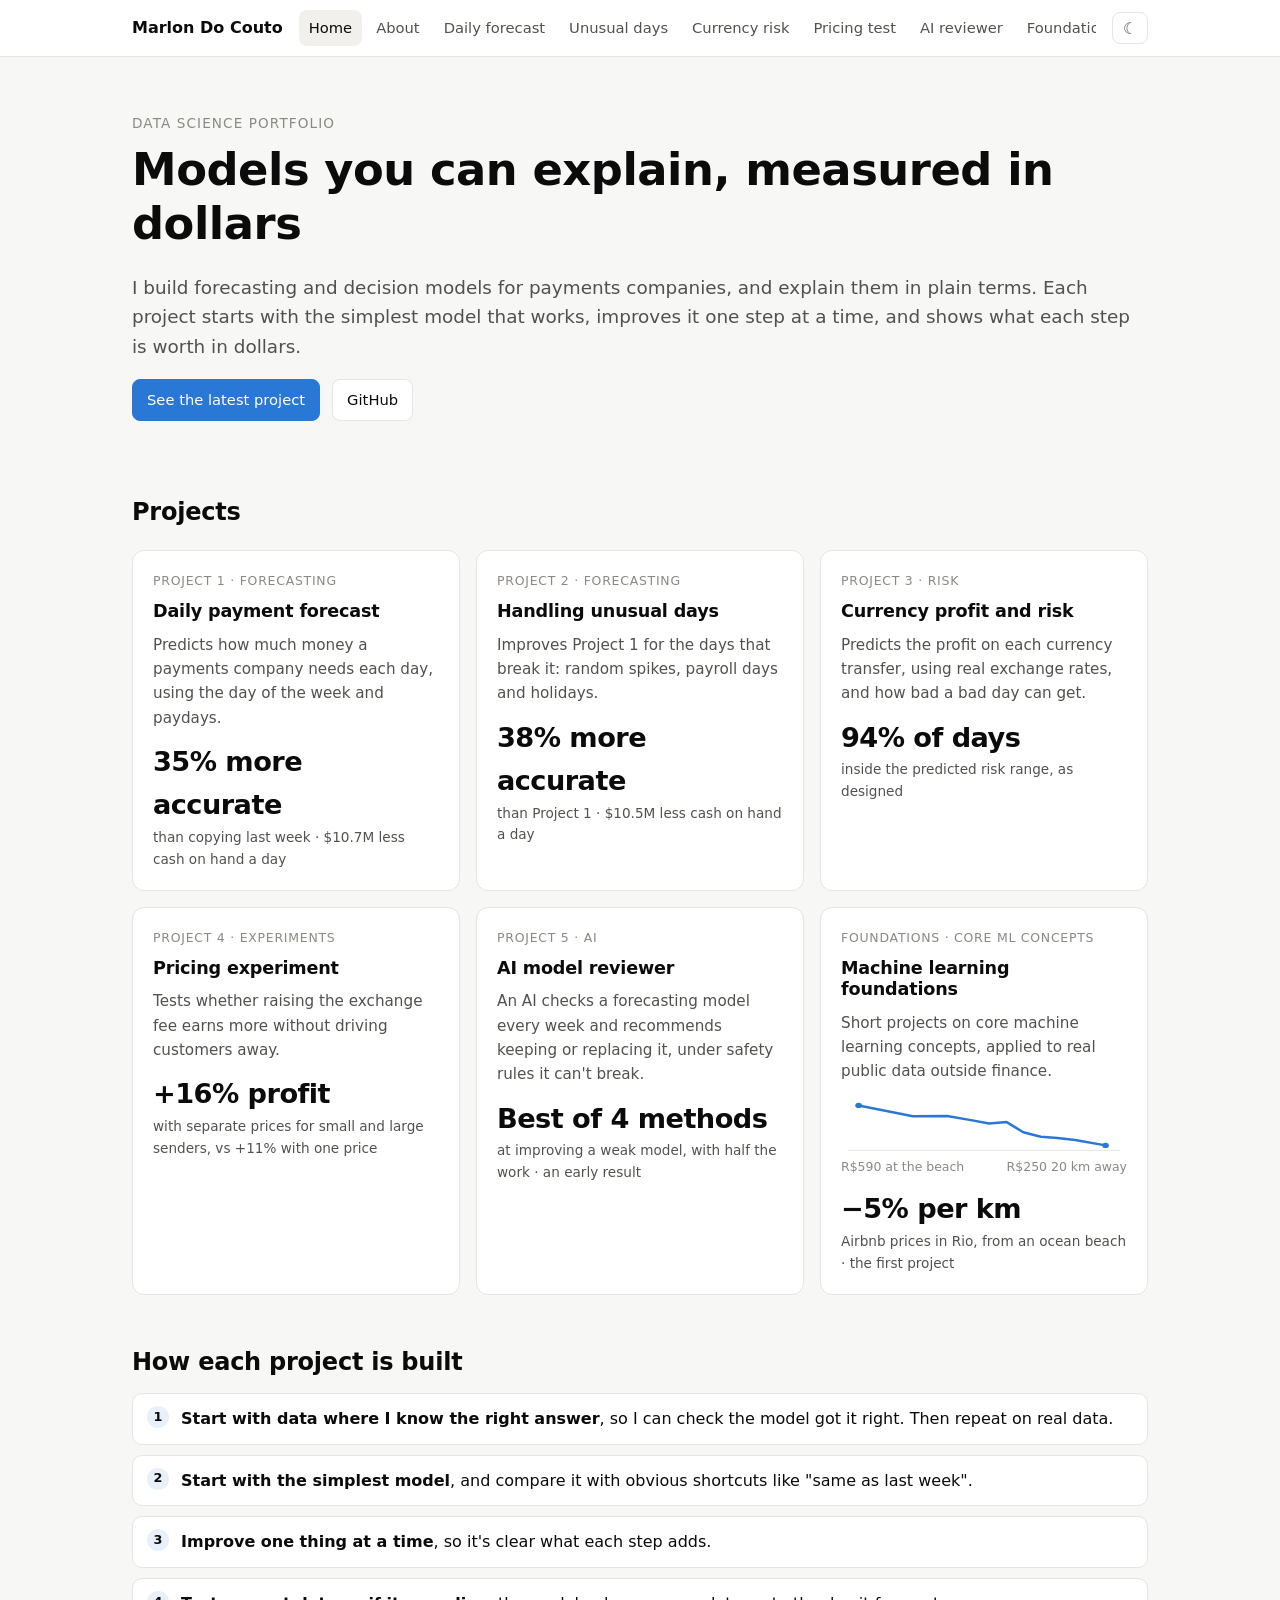
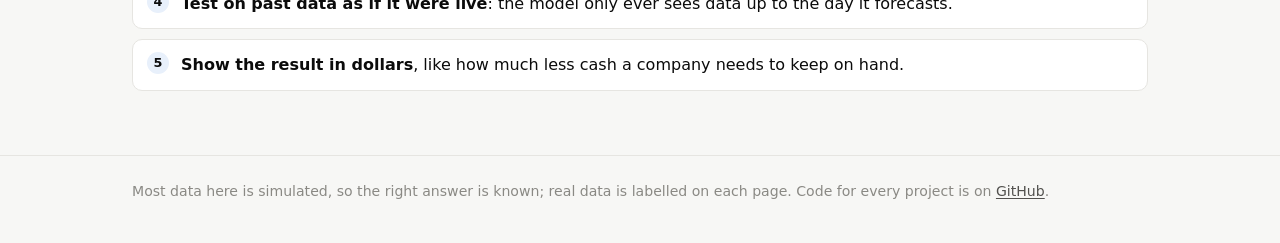
<file: site/index.html>
<!doctype html>
<html lang="en">
<head>
  <meta charset="utf-8">
  <meta name="viewport" content="width=device-width, initial-scale=1">
  <title>Marlon Do Couto · Data science portfolio</title>
  <meta name="description" content="Data science projects by Marlon Do Couto, built from scratch on synthetic and public data, with interactive results. Current focus: forecasting.">
  <link rel="icon" href="data:image/svg+xml,<svg xmlns='http://www.w3.org/2000/svg' viewBox='0 0 32 32'><rect width='32' height='32' rx='7' fill='%232a78d6'/><polyline points='5,22 11,15 16,19 22,9 27,13' fill='none' stroke='white' stroke-width='3' stroke-linecap='round' stroke-linejoin='round'/></svg>">
  <link rel="stylesheet" href="assets/site.css?v=2026-11-26g">
  <script src="assets/common.js?v=2026-11-26g"></script>
</head>
<body>
  <header class="site-header">
    <div class="wrap">
      <a class="brand" href="./">Marlon Do Couto</a>
      <nav class="nav" aria-label="Main">
        <a href="./" aria-current="page">Home</a>
        <a href="about.html">About</a>
        <a href="weekday-seasonal.html">Daily forecast</a>
        <a href="cash-flow.html">Unusual days</a>
        <a href="fx-margin.html">Currency risk</a>
        <a href="fx-pricing.html">Pricing test</a>
        <a href="ai-steward.html">AI reviewer</a>
        <a href="foundations.html">Foundations</a>
      </nav>
      <button class="theme-toggle" type="button" aria-label="Switch theme">☾</button>
    </div>
  </header>

  <main class="wrap">
    <section class="hero">
      <div class="eyebrow">Data science portfolio</div>
      <h1>Models you can explain, measured in dollars</h1>
      <!-- Edit this paragraph to introduce yourself. -->
      <p class="lead">
        I build forecasting and decision models for payments companies, and explain them in plain
        terms. Each project starts with the simplest model that works, improves it one step at a time,
        and shows what each step is worth in dollars.
      </p>
      <div class="links">
        <a class="button primary" href="ai-steward.html">See the latest project</a>
        <a class="button" href="https://github.com/marlondocouto2">GitHub</a>
      </div>
    </section>

    <h2>Projects</h2>
    <div class="cards">
      <a class="card" href="weekday-seasonal.html">
        <span class="tag">Project 1 · Forecasting</span>
        <h3>Daily payment forecast</h3>
        <p>Predicts how much money a payments company needs each day, using the day of the week and paydays.</p>
        <div class="metric">35% more accurate<small>than copying last week · $10.7M less cash on hand a day</small></div>
      </a>
      <a class="card" href="cash-flow.html">
        <span class="tag">Project 2 · Forecasting</span>
        <h3>Handling unusual days</h3>
        <p>Improves Project 1 for the days that break it: random spikes, payroll days and holidays.</p>
        <div class="metric">38% more accurate<small>than Project 1 · $10.5M less cash on hand a day</small></div>
      </a>
      <a class="card" href="fx-margin.html">
        <span class="tag">Project 3 · Risk</span>
        <h3>Currency profit and risk</h3>
        <p>Predicts the profit on each currency transfer, using real exchange rates, and how bad a bad day can get.</p>
        <div class="metric">94% of days<small>inside the predicted risk range, as designed</small></div>
      </a>
      <a class="card" href="fx-pricing.html">
        <span class="tag">Project 4 · Experiments</span>
        <h3>Pricing experiment</h3>
        <p>Tests whether raising the exchange fee earns more without driving customers away.</p>
        <div class="metric">+16% profit<small>with separate prices for small and large senders, vs +11% with one price</small></div>
      </a>
      <a class="card" href="ai-steward.html">
        <span class="tag">Project 5 · AI</span>
        <h3>AI model reviewer</h3>
        <p>An AI checks a forecasting model every week and recommends keeping or replacing it, under safety rules it can't break.</p>
        <div class="metric">Best of 4 methods<small>at improving a weak model, with half the work · an early result</small></div>
      </a>
      <a class="card" href="foundations.html">
        <span class="tag">Foundations · Core ML concepts</span>
        <h3>Machine learning foundations</h3>
        <p>Short projects on core machine learning concepts, applied to real public data outside finance.</p>
        <figure class="mini-chart" aria-label="First project: typical Airbnb price in Rio falls from about R$590 next to an ocean beach to about R$250 20 km away">
          <svg viewBox="0 0 260 64" preserveAspectRatio="none" aria-hidden="true">
            <line class="base" x1="6" y1="61" x2="254" y2="61"/>
            <polyline points="16.0,9.6 65.4,22.1 96.5,21.7 119.4,26.7 134.6,30.3 150.6,28.7 165.7,40.3 181.7,45.5 196.8,46.8 212.8,49.1 240.5,55.3"/>
            <circle cx="16.0" cy="9.6" r="3"/><circle cx="240.5" cy="55.3" r="3"/>
          </svg>
          <figcaption><span>R$590 at the beach</span><span>R$250 20 km away</span></figcaption>
        </figure>
        <div class="metric">−5% per km<small>Airbnb prices in Rio, from an ocean beach · the first project</small></div>
      </a>
    </div>

    <h2>How each project is built</h2>
    <ol class="steps">
      <li><strong>Start with data where I know the right answer</strong>, so I can check the model got it right. Then repeat on real data.</li>
      <li><strong>Start with the simplest model</strong>, and compare it with obvious shortcuts like "same as last week".</li>
      <li><strong>Improve one thing at a time</strong>, so it's clear what each step adds.</li>
      <li><strong>Test on past data as if it were live</strong>: the model only ever sees data up to the day it forecasts.</li>
      <li><strong>Show the result in dollars</strong>, like how much less cash a company needs to keep on hand.</li>
    </ol>
  </main>

  <footer class="site-footer">
    <div class="wrap">Most data here is simulated, so the right answer is known; real data is labelled on each page. Code for every project is on <a href="https://github.com/marlondocouto2">GitHub</a>.</div>
  </footer>
</body>
</html>
</file>
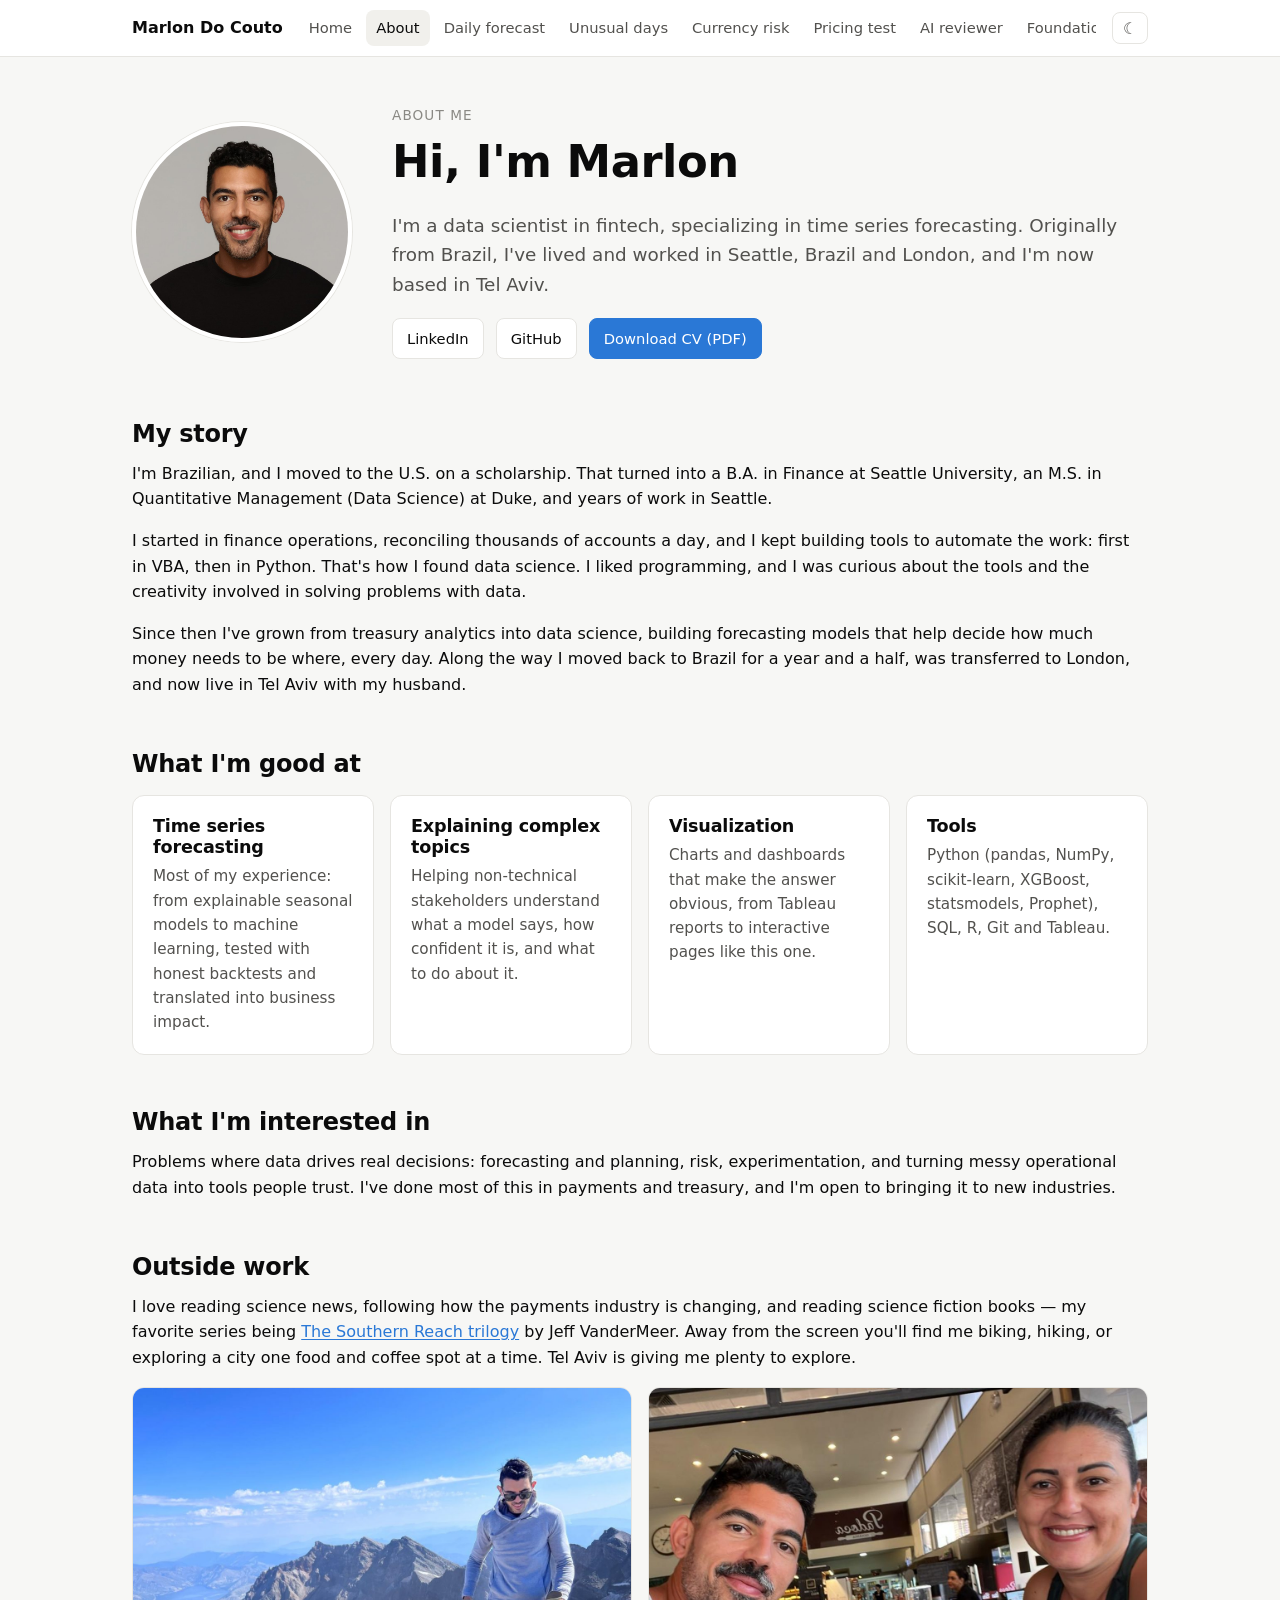
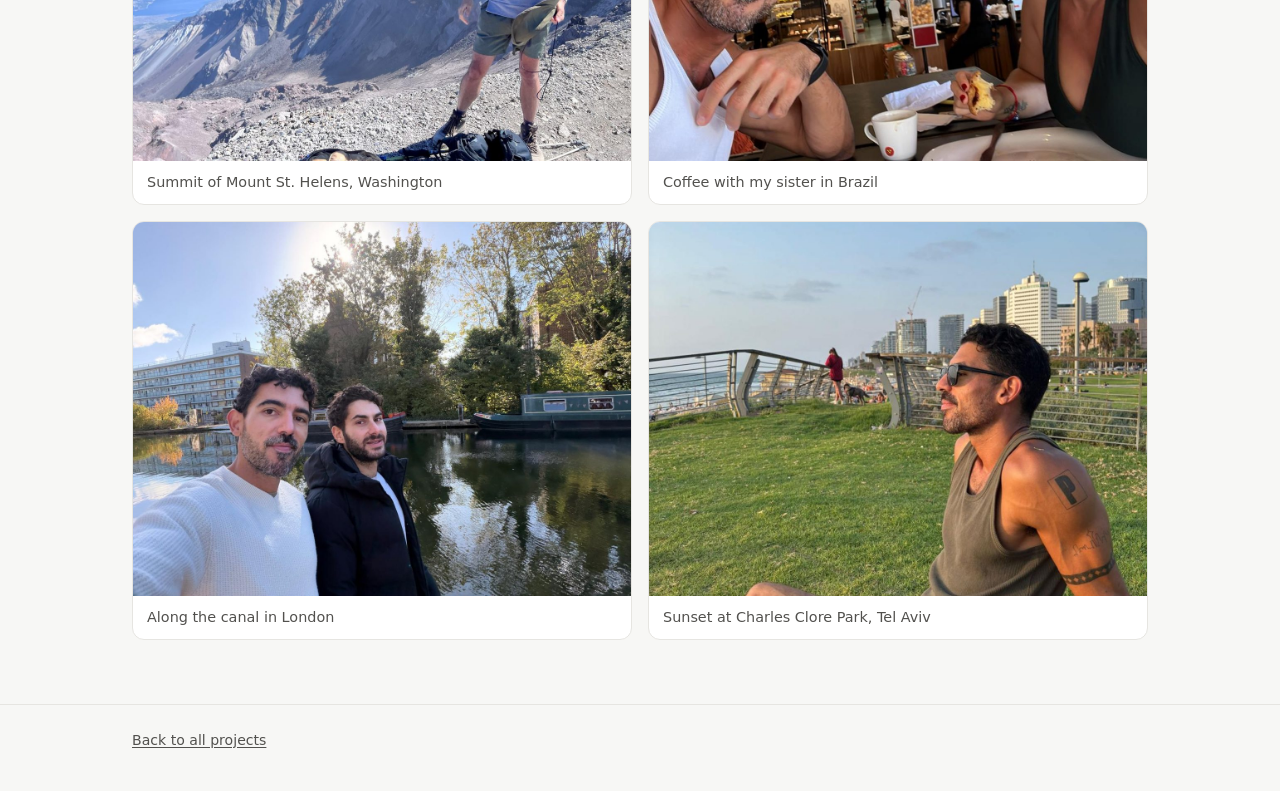
<file: site/about.html>
<!doctype html>
<html lang="en">
<head>
  <meta charset="utf-8">
  <meta name="viewport" content="width=device-width, initial-scale=1">
  <title>About · Marlon Do Couto</title>
  <meta name="description" content="Marlon Do Couto: data scientist specializing in time series forecasting. Brazilian, based in Tel Aviv after Seattle, Brazil and London.">
  <link rel="icon" href="data:image/svg+xml,<svg xmlns='http://www.w3.org/2000/svg' viewBox='0 0 32 32'><rect width='32' height='32' rx='7' fill='%232a78d6'/><polyline points='5,22 11,15 16,19 22,9 27,13' fill='none' stroke='white' stroke-width='3' stroke-linecap='round' stroke-linejoin='round'/></svg>">
  <link rel="stylesheet" href="assets/site.css?v=2026-11-26g">
  <script src="assets/common.js?v=2026-11-26g"></script>
</head>
<body>
  <header class="site-header">
    <div class="wrap">
      <a class="brand" href="./">Marlon Do Couto</a>
      <nav class="nav" aria-label="Main">
        <a href="./">Home</a>
        <a href="about.html" aria-current="page">About</a>
        <a href="weekday-seasonal.html">Daily forecast</a>
        <a href="cash-flow.html">Unusual days</a>
        <a href="fx-margin.html">Currency risk</a>
        <a href="fx-pricing.html">Pricing test</a>
        <a href="ai-steward.html">AI reviewer</a>
        <a href="foundations.html">Foundations</a>
      </nav>
      <button class="theme-toggle" type="button" aria-label="Switch theme">☾</button>
    </div>
  </header>

  <main class="wrap">
    <!--
      EDITING THIS PAGE
      - Photos: put image files in site/assets/img/ and change the src="..." below.
        Portrait: square, about 800x800 px. Gallery: landscape, about 1200x900 px. JPG under ~300 KB each.
      - To drop a section, delete its whole <section> block.
    -->

    <section class="about-hero">
      <img class="portrait" src="assets/img/portrait.jpg" width="800" height="800"
           alt="Portrait of Marlon Do Couto">
      <div>
        <div class="eyebrow">About me</div>
        <h1>Hi, I'm Marlon</h1>
        <p class="lead">
          I'm a data scientist in fintech, specializing in time series forecasting. Originally from Brazil,
          I've lived and worked in Seattle, Brazil and London, and I'm now based in Tel Aviv.
        </p>
        <div class="links">
          <a class="button" href="https://www.linkedin.com/in/marlondocouto/">LinkedIn</a>
          <a class="button" href="https://github.com/marlondocouto2">GitHub</a>
          <a class="button primary" href="assets/Marlon_Do_Couto_CV.pdf" download>Download CV (PDF)</a>
        </div>
      </div>
    </section>

    <section>
      <h2>My story</h2>
      <p>
        I'm Brazilian, and I moved to the U.S. on a scholarship. That turned into a B.A. in Finance at
        Seattle University, an M.S. in Quantitative Management (Data Science) at Duke, and years of work in Seattle.
      </p>
      <p>
        I started in finance operations, reconciling thousands of accounts a day, and I kept building tools
        to automate the work: first in VBA, then in Python. That's how I found data science. I liked
        programming, and I was curious about the tools and the creativity involved in solving problems
        with data.
      </p>
      <p>
        Since then I've grown from treasury analytics into data science, building forecasting models that
        help decide how much money needs to be where, every day. Along the way I moved back to Brazil for a
        year and a half, was transferred to London, and now live in Tel Aviv with my husband.
      </p>
    </section>

    <section>
      <h2>What I'm good at</h2>
      <div class="cards compact">
        <div class="card">
          <h3>Time series forecasting</h3>
          <p>Most of my experience: from explainable seasonal models to machine learning, tested with honest backtests and translated into business impact.</p>
        </div>
        <div class="card">
          <h3>Explaining complex topics</h3>
          <p>Helping non-technical stakeholders understand what a model says, how confident it is, and what to do about it.</p>
        </div>
        <div class="card">
          <h3>Visualization</h3>
          <p>Charts and dashboards that make the answer obvious, from Tableau reports to interactive pages like this one.</p>
        </div>
        <div class="card">
          <h3>Tools</h3>
          <p>Python (pandas, NumPy, scikit-learn, XGBoost, statsmodels, Prophet), SQL, R, Git and Tableau.</p>
        </div>
      </div>
    </section>

    <section>
      <h2>What I'm interested in</h2>
      <p>
        Problems where data drives real decisions: forecasting and planning, risk, experimentation, and
        turning messy operational data into tools people trust. I've done most of this in payments and
        treasury, and I'm open to bringing it to new industries.
      </p>
    </section>

    <section>
      <h2>Outside work</h2>
      <p>
        I love reading science news, following how the payments industry is changing, and reading science
        fiction books — my favorite series being
        <a href="https://en.wikipedia.org/wiki/Southern_Reach_Series">The Southern Reach trilogy</a> by
        Jeff VanderMeer. Away from the screen you'll find me biking, hiking, or exploring a city one food
        and coffee spot at a time. Tel Aviv is giving me plenty to explore.
      </p>
      <div class="gallery">
        <figure>
          <img src="assets/img/seattle-hike.jpg" width="1200" height="900" loading="lazy" alt="Marlon at the summit of a mountain, with a crater and a lake behind him">
          <figcaption>Summit of Mount St. Helens, Washington</figcaption>
        </figure>
        <figure>
          <img src="assets/img/brazil-sister.jpg" width="1200" height="900" loading="lazy" alt="Marlon and his sister having coffee at a bakery">
          <figcaption>Coffee with my sister in Brazil</figcaption>
        </figure>
        <figure>
          <img src="assets/img/london-canal.jpg" width="1200" height="900" loading="lazy" alt="Marlon and his husband by a canal with narrowboats">
          <figcaption>Along the canal in London</figcaption>
        </figure>
        <figure>
          <img src="assets/img/tel-aviv-park.jpg" width="1200" height="900" loading="lazy" alt="Marlon sitting on the grass with the Tel Aviv skyline behind him">
          <figcaption>Sunset at Charles Clore Park, Tel Aviv</figcaption>
        </figure>
      </div>
    </section>
  </main>

  <footer class="site-footer">
    <div class="wrap"><a href="./">Back to all projects</a></div>
  </footer>
</body>
</html>
</file>
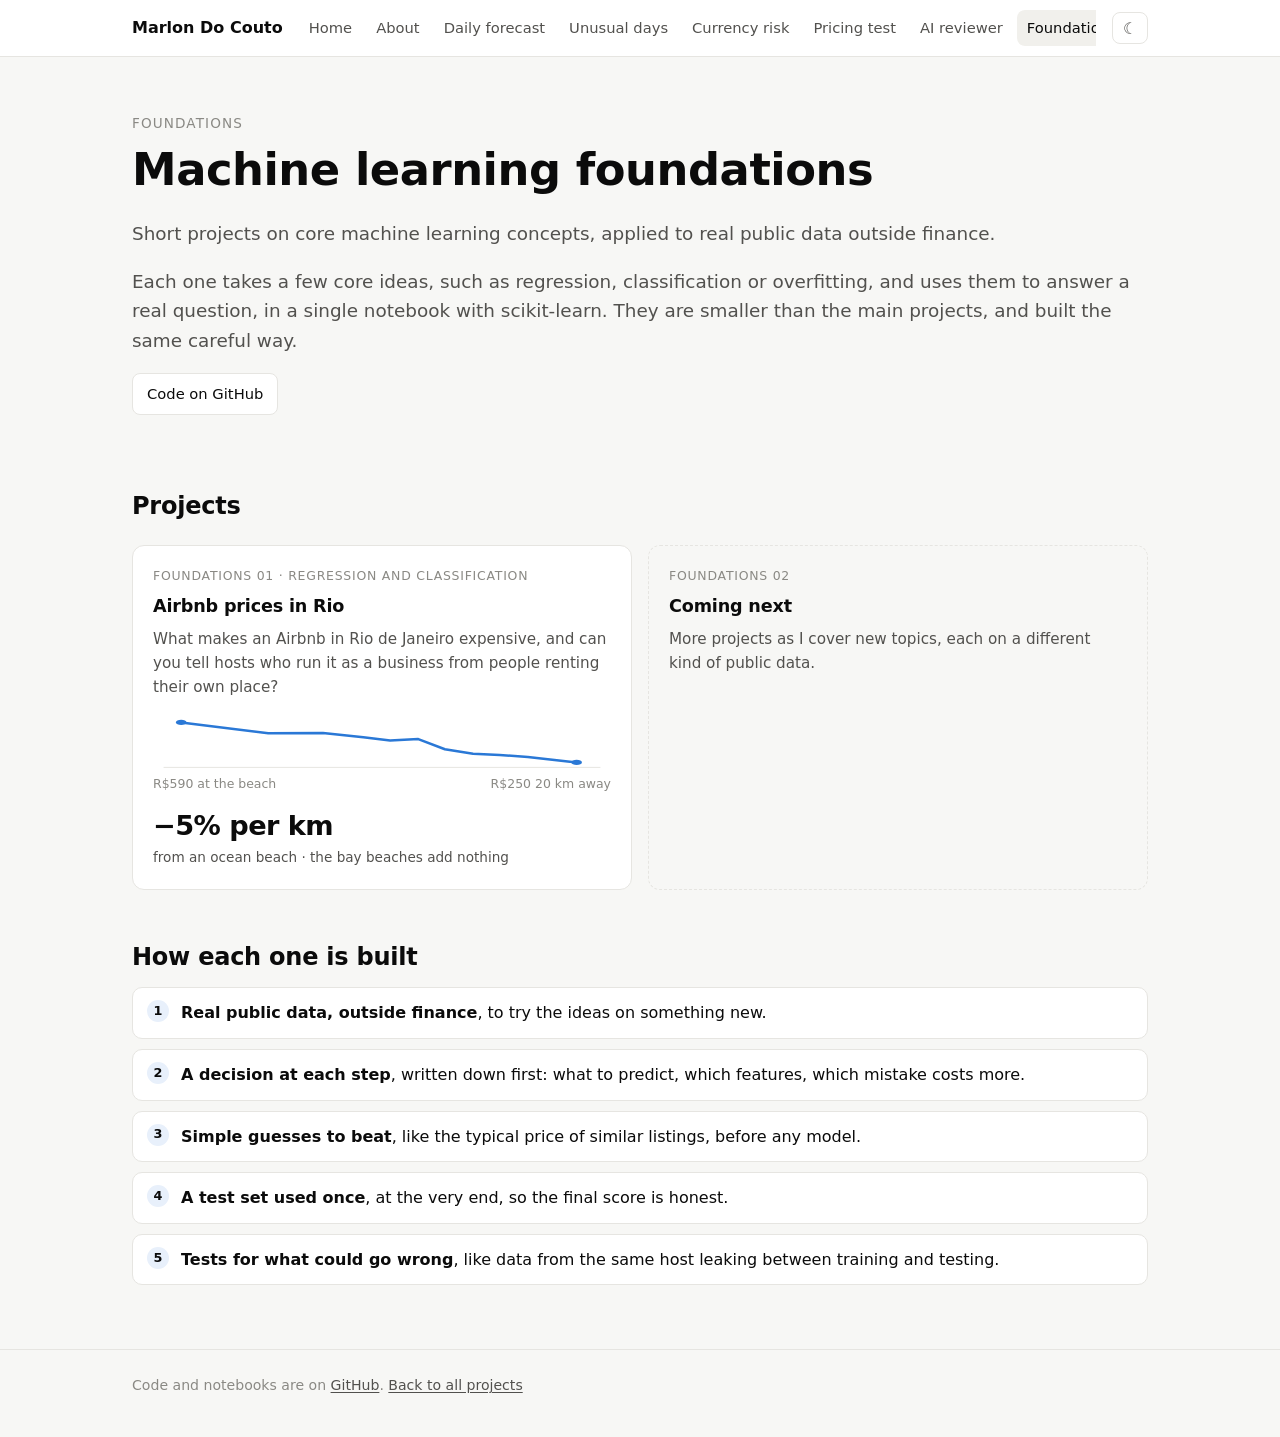
<file: site/foundations.html>
<!doctype html>
<html lang="en">
<head>
  <meta charset="utf-8">
  <meta name="viewport" content="width=device-width, initial-scale=1">
  <title>Foundations · Marlon Do Couto</title>
  <meta name="description" content="Short projects on core machine learning concepts (regression, classification, overfitting and more), applied to real public data outside finance.">
  <link rel="icon" href="data:image/svg+xml,<svg xmlns='http://www.w3.org/2000/svg' viewBox='0 0 32 32'><rect width='32' height='32' rx='7' fill='%232a78d6'/><polyline points='5,22 11,15 16,19 22,9 27,13' fill='none' stroke='white' stroke-width='3' stroke-linecap='round' stroke-linejoin='round'/></svg>">
  <link rel="stylesheet" href="assets/site.css?v=2026-11-26g">
  <script src="assets/common.js?v=2026-11-26g"></script>
</head>
<body>
  <header class="site-header">
    <div class="wrap">
      <a class="brand" href="./">Marlon Do Couto</a>
      <nav class="nav" aria-label="Main">
        <a href="./">Home</a>
        <a href="about.html">About</a>
        <a href="weekday-seasonal.html">Daily forecast</a>
        <a href="cash-flow.html">Unusual days</a>
        <a href="fx-margin.html">Currency risk</a>
        <a href="fx-pricing.html">Pricing test</a>
        <a href="ai-steward.html">AI reviewer</a>
        <a href="foundations.html" aria-current="page">Foundations</a>
      </nav>
      <button class="theme-toggle" type="button" aria-label="Switch theme">☾</button>
    </div>
  </header>

  <main class="wrap">
    <section class="hero">
      <div class="eyebrow">Foundations</div>
      <h1>Machine learning foundations</h1>
      <p class="lead">Short projects on core machine learning concepts, applied to real public data outside finance.</p>
      <p class="lead">Each one takes a few core ideas, such as regression, classification or overfitting, and uses them to answer a real question, in a single notebook with scikit-learn. They are smaller than the main projects, and built the same careful way.</p>
      <div class="links">
        <a class="button" href="https://github.com/marlondocouto2/ml-foundations">Code on GitHub</a>
      </div>
    </section>

    <h2>Projects</h2>
    <div class="cards">
      <a class="card" href="rio-airbnb.html">
        <span class="tag">Foundations 01 · Regression and classification</span>
        <h3>Airbnb prices in Rio</h3>
        <p>What makes an Airbnb in Rio de Janeiro expensive, and can you tell hosts who run it as a business from people renting their own place?</p>
        <figure class="mini-chart" aria-label="Typical nightly price falls from about R$590 next to an ocean beach to about R$250 20 km away">
          <svg viewBox="0 0 260 64" preserveAspectRatio="none" aria-hidden="true">
            <line class="base" x1="6" y1="61" x2="254" y2="61"/>
            <polyline points="16.0,9.6 65.4,22.1 96.5,21.7 119.4,26.7 134.6,30.3 150.6,28.7 165.7,40.3 181.7,45.5 196.8,46.8 212.8,49.1 240.5,55.3"/>
            <circle cx="16.0" cy="9.6" r="3"/><circle cx="240.5" cy="55.3" r="3"/>
          </svg>
          <figcaption><span>R$590 at the beach</span><span>R$250 20 km away</span></figcaption>
        </figure>
        <div class="metric">−5% per km<small>from an ocean beach · the bay beaches add nothing</small></div>
      </a>
      <div class="card muted">
        <span class="tag">Foundations 02</span>
        <h3>Coming next</h3>
        <p>More projects as I cover new topics, each on a different kind of public data.</p>
      </div>
    </div>

    <h2>How each one is built</h2>
    <ol class="steps">
      <li><strong>Real public data, outside finance</strong>, to try the ideas on something new.</li>
      <li><strong>A decision at each step</strong>, written down first: what to predict, which features, which mistake costs more.</li>
      <li><strong>Simple guesses to beat</strong>, like the typical price of similar listings, before any model.</li>
      <li><strong>A test set used once</strong>, at the very end, so the final score is honest.</li>
      <li><strong>Tests for what could go wrong</strong>, like data from the same host leaking between training and testing.</li>
    </ol>
  </main>

  <footer class="site-footer">
    <div class="wrap">Code and notebooks are on <a href="https://github.com/marlondocouto2/ml-foundations">GitHub</a>. <a href="./">Back to all projects</a></div>
  </footer>
</body>
</html>
</file>
<file: site/assets/site.css>
/* Design tokens. Light by default; dark from the OS setting or the theme toggle. */
:root {
  color-scheme: light;
  --bg: #f7f7f5;
  --surface: #ffffff;
  --surface-2: #f1f0ec;
  --ink: #0b0b0b;
  --ink-2: #52514e;
  --ink-3: #8a8984;
  --line: #e6e5e1;
  --accent: #2a78d6;
  --accent-soft: #e8f0fb;
  --shade-window: #efede7;
  --shade-day: #d6d3ca;
  --spike: #e34948;
  --radius: 12px;
  --maxw: 1080px;
  --font: ui-sans-serif, system-ui, -apple-system, "Segoe UI", Roboto, "Helvetica Neue", Arial, sans-serif;
  --mono: ui-monospace, SFMono-Regular, Menlo, Consolas, monospace;
}
@media (prefers-color-scheme: dark) {
  :root:where(:not([data-theme="light"])) {
    color-scheme: dark;
    --bg: #121211;
    --surface: #1a1a19;
    --surface-2: #232321;
    --ink: #f0efec;
    --ink-2: #c3c2b7;
    --ink-3: #8f8e86;
    --line: #2f2e2b;
    --accent: #3987e5;
    --accent-soft: #1d2b3d;
    --shade-window: #24241f;
    --shade-day: #3a3933;
    --spike: #e66767;
  }
}
:root[data-theme="dark"] {
  color-scheme: dark;
  --bg: #121211;
  --surface: #1a1a19;
  --surface-2: #232321;
  --ink: #f0efec;
  --ink-2: #c3c2b7;
  --ink-3: #8f8e86;
  --line: #2f2e2b;
  --accent: #3987e5;
  --accent-soft: #1d2b3d;
  --shade-window: #24241f;
  --shade-day: #3a3933;
  --spike: #e66767;
}

* { box-sizing: border-box; }
html { -webkit-text-size-adjust: 100%; }
body {
  margin: 0;
  background: var(--bg);
  color: var(--ink);
  font-family: var(--font);
  font-size: 16px;
  line-height: 1.6;
}
a { color: var(--accent); text-underline-offset: 2px; }
a:hover { text-decoration-thickness: 2px; }
h1, h2, h3 { line-height: 1.2; margin: 0 0 0.5em; letter-spacing: -0.01em; }
h1 { font-size: clamp(2rem, 5vw, 2.8rem); }
h2 { font-size: 1.5rem; margin-top: 2.2em; }
h3 { font-size: 1.1rem; }
p { margin: 0 0 1em; }
code { font-family: var(--mono); font-size: 0.9em; background: var(--surface-2); padding: 0.1em 0.35em; border-radius: 4px; }

.wrap { max-width: var(--maxw); margin: 0 auto; padding: 0 16px; }
@media (min-width: 720px) { .wrap { padding: 0 32px; } }

/* Header */
.site-header { border-bottom: 1px solid var(--line); background: var(--surface); position: sticky; top: 0; z-index: 10; }
.site-header .wrap { display: flex; align-items: center; gap: 16px; height: 56px; }
.brand { font-weight: 700; color: var(--ink); text-decoration: none; margin-right: auto; white-space: nowrap; }
.nav { display: flex; gap: 4px; flex-wrap: nowrap; overflow-x: auto; }
.nav a { color: var(--ink-2); text-decoration: none; padding: 6px 10px; border-radius: 8px; font-size: 0.92rem; white-space: nowrap; }
.nav a:hover, .nav a[aria-current="page"] { background: var(--surface-2); color: var(--ink); }
.theme-toggle {
  border: 1px solid var(--line); background: var(--surface); color: var(--ink-2);
  border-radius: 8px; width: 36px; height: 32px; cursor: pointer; flex: none; font-size: 1rem;
}

/* Hero */
.hero { padding: 56px 0 24px; }
.eyebrow { color: var(--ink-3); font-size: 0.85rem; text-transform: uppercase; letter-spacing: 0.08em; margin-bottom: 8px; }
.lead { font-size: 1.15rem; color: var(--ink-2); }
.links { display: flex; gap: 12px; flex-wrap: wrap; margin-top: 16px; }
.button {
  display: inline-flex; align-items: center; gap: 6px; padding: 8px 14px; border-radius: 8px;
  border: 1px solid var(--line); background: var(--surface); color: var(--ink); text-decoration: none; font-size: 0.92rem;
}
.button:hover { border-color: var(--ink-3); }
.button.primary { background: var(--accent); border-color: var(--accent); color: #fff; }

/* Cards */
.cards { display: grid; grid-template-columns: repeat(auto-fit, minmax(280px, 1fr)); gap: 16px; margin: 24px 0 48px; }
.card {
  background: var(--surface); border: 1px solid var(--line); border-radius: var(--radius);
  padding: 20px; display: flex; flex-direction: column; gap: 10px; color: var(--ink); text-decoration: none;
}
a.card:hover { border-color: var(--ink-3); }
.card .tag { font-size: 0.78rem; color: var(--ink-3); text-transform: uppercase; letter-spacing: 0.06em; }
.card h3 { margin: 0; }
.card p { color: var(--ink-2); margin: 0; font-size: 0.95rem; }
.card .metric { font-size: 1.7rem; font-weight: 700; letter-spacing: -0.02em; }
.card .metric small { font-size: 0.85rem; font-weight: 400; color: var(--ink-2); display: block; letter-spacing: 0; }
.card.muted { background: transparent; border-style: dashed; }
.mini-chart { margin: 4px 0 0; }
.mini-chart svg { display: block; width: 100%; height: 56px; overflow: visible; }
.mini-chart polyline { fill: none; stroke: var(--accent); stroke-width: 2.5; stroke-linejoin: round; stroke-linecap: round; vector-effect: non-scaling-stroke; }
.mini-chart circle { fill: var(--accent); }
.mini-chart .base { stroke: var(--line); stroke-width: 1; vector-effect: non-scaling-stroke; }
.mini-chart figcaption { display: flex; justify-content: space-between; gap: 8px; font-size: 0.78rem; color: var(--ink-3); margin-top: 4px; }

/* KPI tiles */
.kpis { display: grid; grid-template-columns: repeat(auto-fit, minmax(200px, 1fr)); gap: 12px; margin: 24px 0; }
.kpi { background: var(--surface); border: 1px solid var(--line); border-radius: var(--radius); padding: 16px; }
.kpi .value { font-size: 1.45rem; font-weight: 700; letter-spacing: -0.02em; }
.kpi .label { color: var(--ink-2); font-size: 0.88rem; }

/* Panels and controls */
.panel { background: var(--surface); border: 1px solid var(--line); border-radius: var(--radius); padding: 16px; margin: 16px 0; }
@media (min-width: 720px) { .panel { padding: 20px 24px; } }
.panel h3 { margin-bottom: 4px; }
.panel .sub { color: var(--ink-2); font-size: 0.92rem; margin-bottom: 12px; }
.controls { display: flex; flex-wrap: wrap; gap: 10px 18px; align-items: center; margin: 8px 0 12px; }
.control-label { font-size: 0.8rem; color: var(--ink-3); text-transform: uppercase; letter-spacing: 0.06em; margin-right: 6px; }
.segmented { display: inline-flex; flex-wrap: wrap; max-width: 100%; border: 1px solid var(--line); border-radius: 8px; overflow: hidden; }
.segmented button {
  border: 0; background: var(--surface); color: var(--ink-2); padding: 6px 12px; cursor: pointer; font: inherit; font-size: 0.88rem;
  white-space: nowrap;
}
.segmented button + button { border-left: 1px solid var(--line); }
.segmented button[aria-pressed="true"] { background: var(--accent-soft); color: var(--ink); font-weight: 600; }
.chips { display: flex; flex-wrap: wrap; gap: 6px; }
.chip {
  display: inline-flex; align-items: center; gap: 6px; border: 1px solid var(--line); background: var(--surface);
  color: var(--ink-2); border-radius: 999px; padding: 4px 10px; font: inherit; font-size: 0.85rem; cursor: pointer;
}
.chip .dot { width: 10px; height: 10px; border-radius: 50%; flex: none; }
.chip[aria-pressed="false"] { opacity: 0.45; }
.chip[aria-pressed="false"] .dot { background: transparent !important; outline: 1.5px solid var(--ink-3); }
select {
  font: inherit; font-size: 0.88rem; color: var(--ink); background: var(--surface);
  border: 1px solid var(--line); border-radius: 8px; padding: 5px 8px;
}
.chart { width: 100%; height: 380px; }
.chart.tall { height: 440px; }
.chart.short { height: 300px; }
.grid-2 { display: grid; grid-template-columns: 1fr; gap: 16px; }
@media (min-width: 860px) { .grid-2 { grid-template-columns: 1fr 1fr; } }
.legend-note { display: flex; flex-wrap: wrap; gap: 6px 16px; font-size: 0.82rem; color: var(--ink-2); margin-top: 6px; }
.legend-note span { display: inline-flex; align-items: center; gap: 6px; }
.swatch { width: 14px; height: 10px; border-radius: 2px; display: inline-block; }
.ring { width: 11px; height: 11px; border-radius: 50%; border: 2px solid var(--spike); display: inline-block; }

/* Tables */
.table-wrap { overflow-x: auto; }
table { border-collapse: collapse; width: 100%; font-size: 0.9rem; font-variant-numeric: tabular-nums; }
th, td { padding: 8px 10px; border-bottom: 1px solid var(--line); text-align: right; white-space: nowrap; }
th:first-child, td:first-child { text-align: left; }
th { color: var(--ink-2); font-weight: 600; font-size: 0.82rem; }
tr.best td { background: var(--accent-soft); font-weight: 600; }

/* Prose */
.prose { max-width: none; }  /* text runs the full page width, like the About page */
.prose ul, .prose ol { padding-left: 1.2em; }
.prose li { margin: 0.3em 0; }
.steps { counter-reset: step; list-style: none; padding: 0; display: grid; gap: 10px; }
.steps li { background: var(--surface); border: 1px solid var(--line); border-radius: 10px; padding: 12px 14px 12px 48px; position: relative; }
.steps li::before {
  counter-increment: step; content: counter(step); position: absolute; left: 14px; top: 12px;
  width: 22px; height: 22px; border-radius: 50%; background: var(--accent-soft); color: var(--ink);
  font-size: 0.8rem; font-weight: 700; display: grid; place-items: center;
}

.site-footer { border-top: 1px solid var(--line); margin-top: 64px; padding: 24px 0 40px; color: var(--ink-3); font-size: 0.88rem; }
.site-footer a { color: var(--ink-2); }
.noscript { background: var(--surface-2); padding: 12px; border-radius: 8px; }

/* About page */
.about-hero { display: grid; gap: 24px; align-items: center; padding: 48px 0 8px; }
@media (min-width: 720px) { .about-hero { grid-template-columns: 220px 1fr; gap: 40px; } }
.portrait {
  width: 180px; height: 180px; border-radius: 50%; object-fit: cover; display: block;
  border: 4px solid var(--surface); box-shadow: 0 0 0 1px var(--line);
}
@media (min-width: 720px) { .portrait { width: 220px; height: 220px; } }
.cards.compact { margin: 16px 0 8px; grid-template-columns: 1fr; }
@media (min-width: 600px) { .cards.compact { grid-template-columns: repeat(2, 1fr); } }
@media (min-width: 1000px) { .cards.compact { grid-template-columns: repeat(4, 1fr); } }
.cards.compact .card { gap: 6px; }
.gallery { display: grid; grid-template-columns: 1fr; gap: 16px; margin-top: 16px; }
@media (min-width: 600px) { .gallery { grid-template-columns: repeat(2, 1fr); } }
.gallery figure { margin: 0; background: var(--surface); border: 1px solid var(--line); border-radius: var(--radius); overflow: hidden; }
.gallery img { width: 100%; height: auto; aspect-ratio: 4 / 3; object-fit: cover; display: block; }
.gallery figcaption { padding: 10px 14px; font-size: 0.9rem; color: var(--ink-2); }

/* Small screens: name and theme button on top, menu on its own row underneath */
@media (max-width: 640px) {
  .site-header .wrap { flex-wrap: wrap; height: auto; padding-top: 10px; padding-bottom: 6px; row-gap: 4px; }
  .nav { order: 3; width: 100%; margin: 0 -6px; }
  .nav a { padding: 6px 6px; font-size: 0.85rem; }
}

/* Let grid columns shrink below their content (wide tables scroll inside their own box instead). */
.grid-2 > * { min-width: 0; }

/* Headline tiles: four across on wide screens, 2x2 on medium, stacked on phones (never 3 + 1). */
.kpis { grid-template-columns: 1fr; }
@media (min-width: 560px) { .kpis { grid-template-columns: repeat(2, 1fr); } }
@media (min-width: 1000px) { .kpis { grid-template-columns: repeat(4, 1fr); } }

/* Project 5: the agent's weekly memo and ledger */
.memo { display: grid; gap: 12px; }
.memo .head { display: flex; flex-wrap: wrap; gap: 8px 14px; align-items: baseline; }
.badge { display: inline-block; border-radius: 999px; padding: 2px 10px; font-size: 0.82rem; font-weight: 600; background: var(--surface-2); color: var(--ink); }
.badge.switch { background: var(--accent-soft); }
.memo p { margin: 0; }
.memo ul { margin: 0; padding-left: 1.2em; }
.memo li { margin: 0.35em 0; }
.ids { font-family: var(--mono); font-size: 0.78rem; color: var(--ink-3); white-space: nowrap; }
.memo .meta { color: var(--ink-2); font-size: 0.88rem; }
table.ledger td, table.ledger th { white-space: normal; text-align: left; }
table.ledger td:first-child { font-family: var(--mono); font-size: 0.8rem; color: var(--ink-3); width: 3.5em; }
table.ledger td:nth-child(2) { white-space: nowrap; width: 9em; }
table.ledger tr.hl td { background: var(--accent-soft); }
table.text td, table.text th { white-space: normal; text-align: left; vertical-align: top; }
table.text td:first-child { white-space: nowrap; }

/* Foundations pages: static charts from the notebook (drawn on white, so they read in both themes) */
.chart-cap { font-weight: 600; font-size: 0.9rem; color: var(--ink); margin: 8px 0 2px; }
</file>
